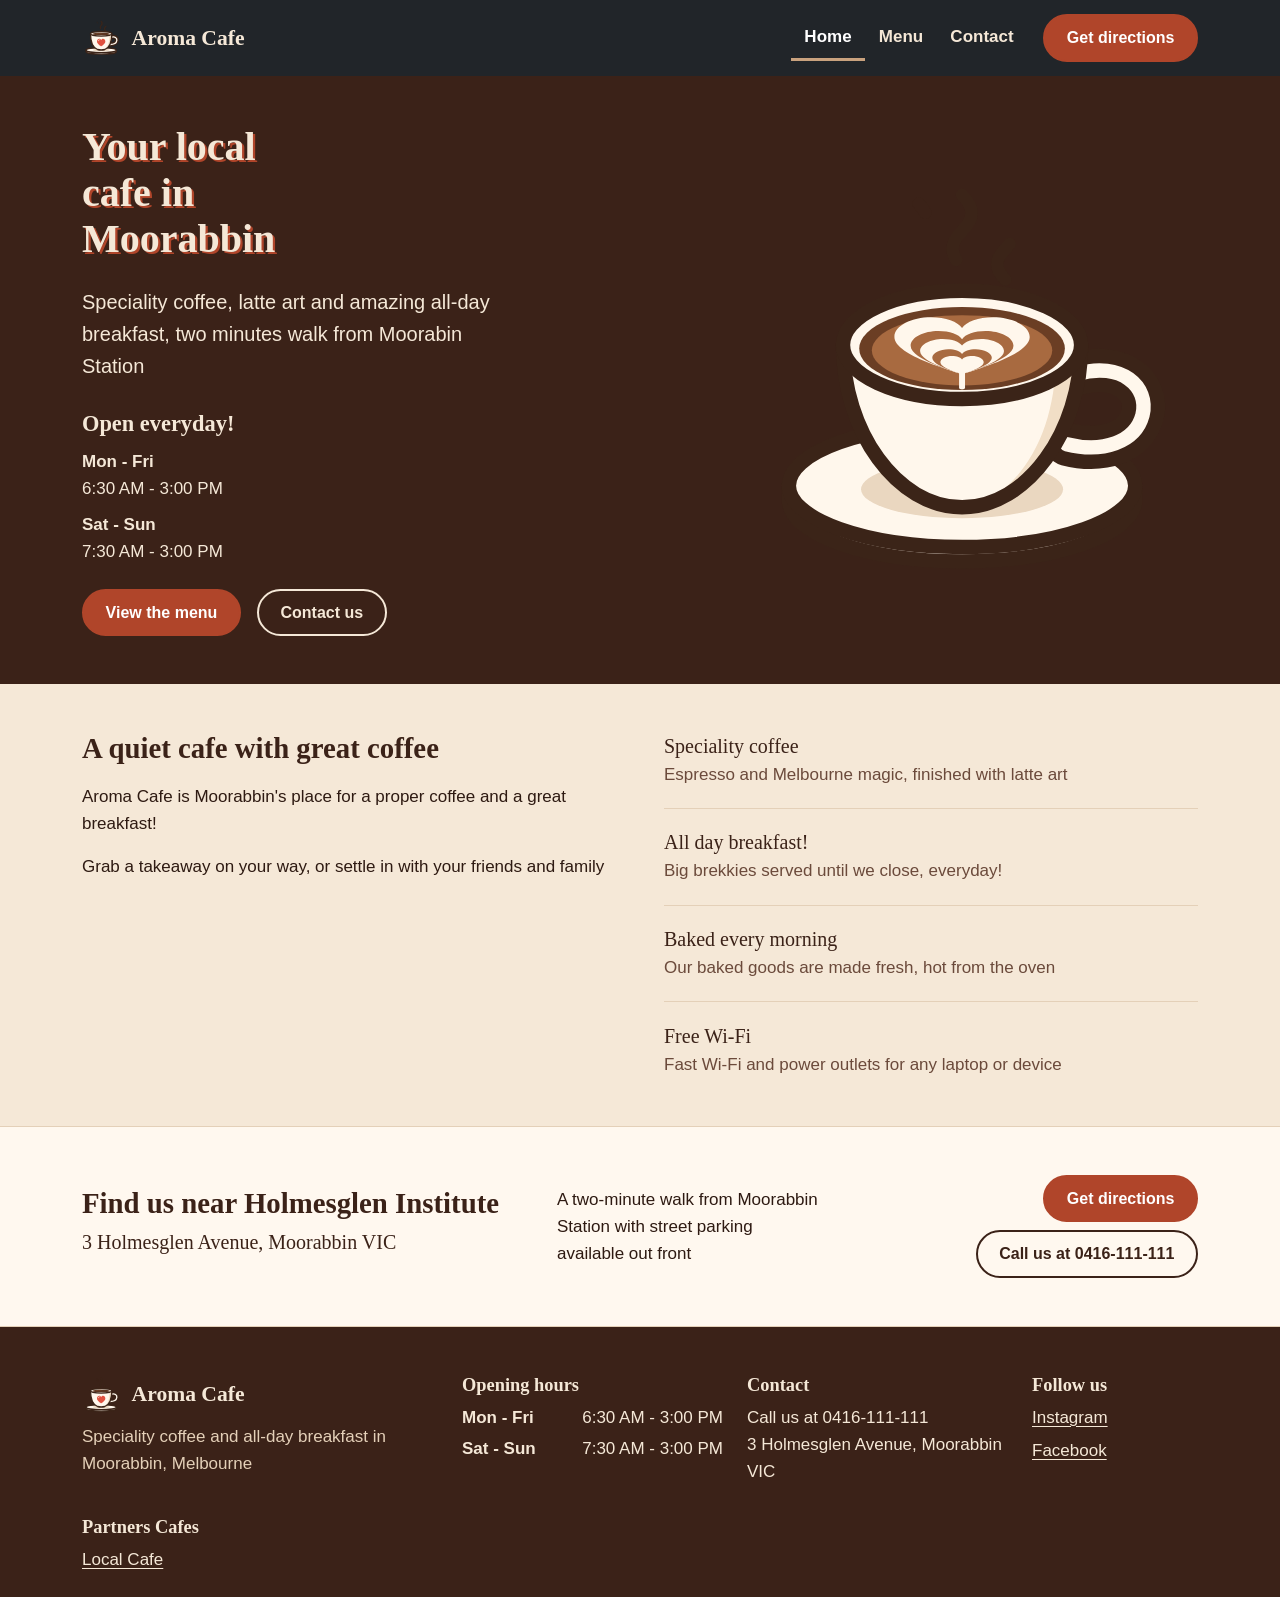
<file: index.html>
<!DOCTYPE html>
<html lang="en">
<head>
    <script async src="https://www.googletagmanager.com/gtm.js?id=GTM-TJMK269M"></script>
<script>
  window.dataLayer = window.dataLayer || [];
  function gtag(){dataLayer.push(arguments);}
  gtag('js', new Date());
</script>
    <meta charset="UTF-8">
    <meta name="viewport" content="width=device-width, initial-scale=1.0">
    <title>Aroma | Local cafe in Moorabbin</title>
    <link href="https://cdn.jsdelivr.net/npm/bootstrap@5.2.3/dist/css/bootstrap.min.css" rel="stylesheet" integrity="sha384-rbsA2VBKQhggwzxH7pPCaAqO46MgnOM80zW1RWuH61DGLwZJEdK2Kadq2F9CUG65" crossorigin="anonymous"> 
    <link rel="stylesheet" href="css/styles.css">
</head>

<body>
    <header class="site-header">
        <nav class="navbar navbar-expand-md navbar-dark bg-dark" aria-label="Main">
            <div class="container">
                <a class="navbar-brand brand" href="index.html">
                    <img src="images/coffee-heart-logo.svg" alt="Logo coffee cup" width="40" height="40">
                    <span>Aroma Cafe</span>
                </a>
                <a class="btn btn-primary header-cta order-md-last ms-auto ms-md-3" href="contact.html">Get directions</a>
                <button class="navbar-toggler ms-2" type="button" data-bs-toggle="collapse" data-bs-target="#main-nav" aria-controls="main-nav" aria-expanded="false" aria-label="Toggle navigation">
                    <span class="navbar-toggler-icon"></span>
                </button>
                <div class="collapse navbar-collapse" id="main-nav">
                    <ul class="navbar-nav ms-md-auto">
                        <li class="nav-item"><a class="nav-link active" href="index.html">Home</a></li>
                        <li class="nav-item"><a class="nav-link" href="menu.html">Menu</a></li>
                        <li class="nav-item"><a class="nav-link" href="contact.html">Contact</a></li>
                    </ul>
                </div>
            </div>
        </nav>
    </header>

    <main id="main">
        <section class="hero" aria-labelledby="hero-title">
            <div class="container">
                <div class="row align-items-center gy-5">
                    <div class="col-lg-7">
                        <h1 id="hero-title">Your local cafe in Moorabbin</h1>
                        <p class="lede">Speciality coffee, latte art and amazing all-day 
                            breakfast, two minutes walk from Moorabin Station</p>
                        
                        <p class="door-sign-title mt-4">Open everyday!</p>
                        <dl class="mb-4">
                            <div>
                                <dt>Mon - Fri</dt>
                                <dd>6:30 AM - 3:00 PM</dd>
                            </div>
                            <div>
                                <dt>Sat - Sun</dt>
                                <dd>7:30 AM - 3:00 PM</dd>
                            </div>
                        </dl>

                        <div class="d-flex flex-wrap gap-3">
                            <a class="btn btn-primary" href="menu.html">View the menu</a>
                            <a class="btn btn-outline-light" href="contact.html">Contact us</a>
                        </div>
                    </div>
                    <div class="col-lg-5">
                        <figure class="hero-art">
                            <img src="images/BigLogo.svg" alt="flat white with latte art,
                             served at Aroma Cafe in Moorabbin">
                        </figure>
                    </div>
                </div>
            </div>
        </section>

        <section class="section about" aria-labelledby="about-title">
            <div class="container">
                <div class="row g-5">
                    <div class="col-md-6">
                        <h2 id="about-title">A quiet cafe with great coffee</h2>
                        <p>Aroma Cafe is Moorabbin's place for a proper coffee and a great breakfast!</p>
                        <p>Grab a takeaway on your way, or settle in with your friends and family</p>
                    </div>
                    <div class="col-md-6">
                        <ul class="known-for">
                            <li>
                                <h3>Speciality coffee</h3>
                                <p>Espresso and Melbourne magic, finished with latte art</p>
                            </li>
                            <li>
                                <h3>All day breakfast!</h3>
                                <p>Big brekkies served until we close, everyday!</p>
                            </li>
                            <li>
                                <h3>Baked every morning</h3>
                                <p>Our baked goods are made fresh, hot from the oven</p>
                            </li>
                            <li>
                                <h3>Free Wi-Fi</h3>
                                <p>Fast Wi-Fi and power outlets for any laptop or device</p>
                            </li>
                        </ul>
                    </div>
                </div>
            </div>
        </section>

        <section class="section visit" aria-labelledby="visit-title">
            <div class="container">
                <div class="row align-items-center g-4">
                    <div class="col-lg-5">
                        <h2 id="visit-title">Find us near Holmesglen Institute</h2>
                        <h3>3 Holmesglen Avenue, Moorabbin VIC</h3>
                    </div>
                    <div class="col-lg-3">
                        <p class="mb-0">A two-minute walk from Moorabbin Station with street parking available out front</p>
                    </div>
                    <div class="col-lg-4 d-flex flex-wrap gap-2 justify-content-lg-end">
                        <a class="btn btn-primary" href="contact.html">Get directions</a>
                        <a class="btn btn-outline-dark" href="tel:0416111111">Call us at 0416-111-111</a>
                    </div>
                </div>
            </div>
        </section>
    </main>

    <footer class="site-footer">
        <div class="container">
            <div class="row g-4">
                <div class="col-md-6 col-lg-4 footer-brand">
                    <a class="brand" href="index.html">
                        <img src="images/coffee-heart-logo.svg" alt="logo coffee image" width="40" height="40">
                        <span>Aroma Cafe</span>
                    </a>
                    <p>Speciality coffee and all-day breakfast in Moorabbin, Melbourne</p>
                </div>
                <section class="col-md-6 col-lg-3 footer-hours" aria-labelledby="footer-hours-title">
                    <h2 id="footer-hours-title">Opening hours</h2>
                    <dl>
                        <div>
                            <dt>Mon - Fri</dt>
                            <dd>6:30 AM - 3:00 PM</dd>
                        </div>
                        <div>
                            <dt>Sat - Sun</dt>
                            <dd>7:30 AM - 3:00 PM</dd>
                        </div>
                    </dl>
                </section>
                <section class="col-md-6 col-lg-3" aria-labelledby="footer-contact-title">
                    <h2 id="footer-contact-title">Contact</h2>
                    <p class="footer-links">Call us at 0416-111-111</p>
                    <p class="footer-links">3 Holmesglen Avenue, Moorabbin VIC</p>
                </section>
                <section class="col-md-6 col-lg-2" aria-labelledby="footer-follow-title">
                    <h2 id="footer-follow-title">Follow us</h2>
                    <ul class="footer-links">
                        <li><a href="https://www.instagram.com">Instagram</a></li>
                        <li><a href="https://www.facebook.com">Facebook</a></li>
                    </ul>
                </section>
                  <section class="col-md-6 col-lg-2" aria-labelledby="footer-follow-title">
                    <h2 id="footer-follow-title">Partners Cafes</h2>
                    <ul class="footer-links">
                        <li><a href="https://mzakl.github.io/local-cafe/index.html">Local Cafe</a></li>
                    </ul>
                </section>
            </div>
        </div>
    </footer>

    <script src="https://cdn.jsdelivr.net/npm/bootstrap@5.2.3/dist/js/bootstrap.bundle.min.js" integrity="sha384-kenU1KFdBIe4zVF0s0G1M5b4hcpxyD9F7jL+jjXkk+Q2h455rYXK/7HAuoJl+0I4" crossorigin="anonymous"></script> 
</body>
</html>
</file>
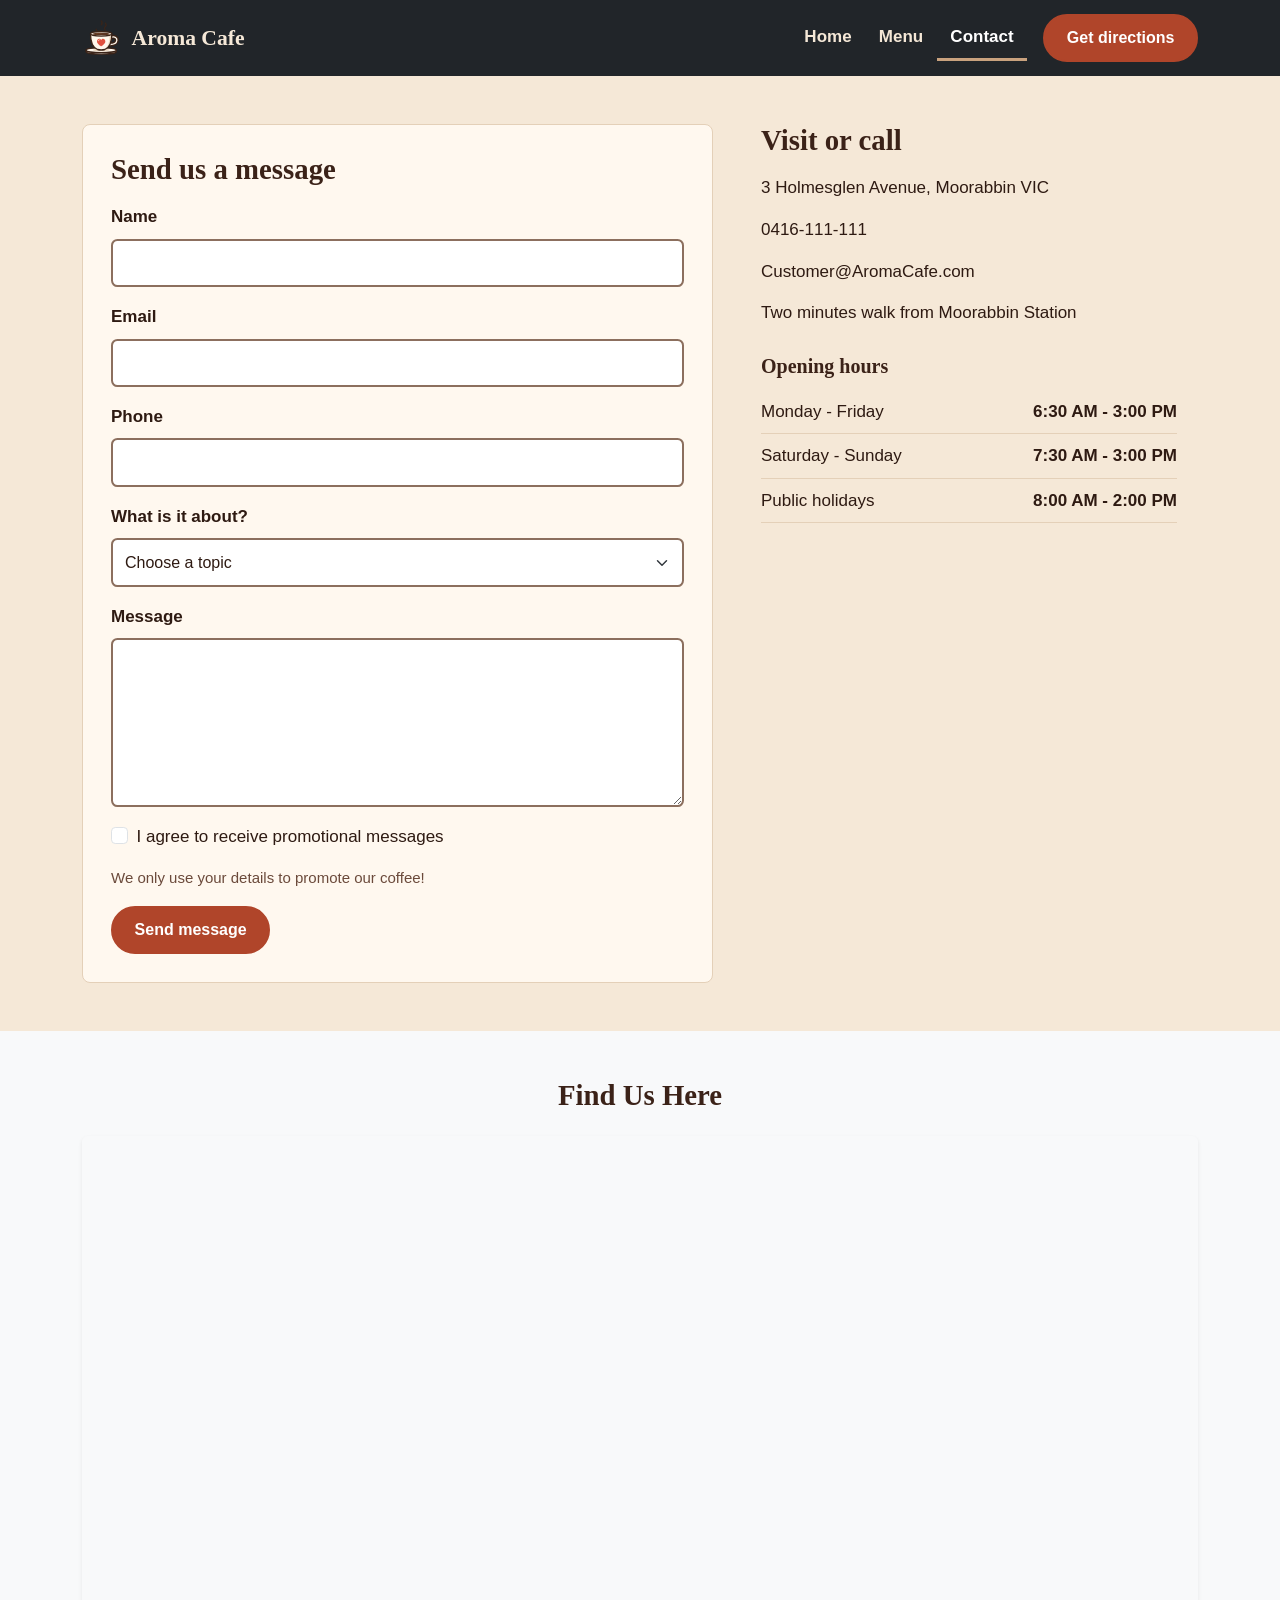
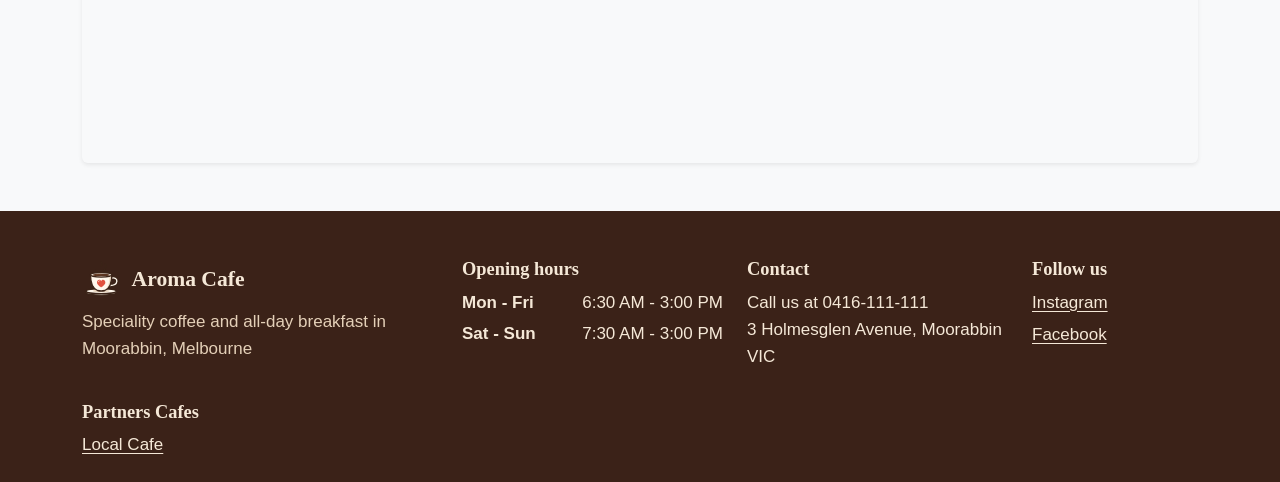
<file: contact.html>
<!DOCTYPE html>
<html lang="en">
<head>
    <script async src="https://www.googletagmanager.com/gtm.js?id=GTM-TJMK269M"></script>
<script>
  window.dataLayer = window.dataLayer || [];
  function gtag(){dataLayer.push(arguments);}
  gtag('js', new Date());
</script>
    <meta charset="UTF-8">
    <meta name="viewport" content="width=device-width, initial-scale=1.0">
    <title>Contact Us | Opening hours & Map</title>
    <link href="https://cdn.jsdelivr.net/npm/bootstrap@5.2.3/dist/css/bootstrap.min.css" rel="stylesheet" integrity="sha384-rbsA2VBKQhggwzxH7pPCaAqO46MgnOM80zW1RWuH61DGLwZJEdK2Kadq2F9CUG65" crossorigin="anonymous"> 
    <link rel="stylesheet" href="css/styles.css">
</head>
<body>
    <header class="site-header">
        <nav class="navbar navbar-expand-md navbar-dark bg-dark" aria-label="Main">
            <div class="container">
                <a class="navbar-brand brand" href="index.html">
                    <img src="images/coffee-heart-logo.svg" alt="Logo coffee cup" width="40" height="40">
                    <span>Aroma Cafe</span>
                </a>
                <a class="btn btn-primary header-cta order-md-last ms-auto ms-md-3" href="contact.html">Get directions</a>
                <button class="navbar-toggler ms-2" type="button" data-bs-toggle="collapse" data-bs-target="#main-nav" aria-controls="main-nav" aria-expanded="false" aria-label="Toggle navigation">
                    <span class="navbar-toggler-icon"></span>
                </button>
                <div class="collapse navbar-collapse" id="main-nav">
                    <ul class="navbar-nav ms-md-auto">
                        <li class="nav-item"><a class="nav-link" href="index.html">Home</a></li>
                        <li class="nav-item"><a class="nav-link" href="menu.html">Menu</a></li>
                        <li class="nav-item"><a class="nav-link active" href="contact.html">Contact</a></li>
                    </ul>
                </div>
            </div>
        </nav>
    </header>

    <main id="main">
        <div class="container contact-wrap">
            <div class="row g-5">
                <section class="col-lg-7" aria-labelledby="form-title">
                    <div class="form-panel">
                        <h2 id="form-title">Send us a message</h2>
                        <form>
                            <div class="mb-3">
                                <label class="form-label" for="name">Name</label>
                                <input class="form-control" id="name" name="name" type="text" required>
                            </div>
                            <div class="mb-3">
                                <label class="form-label" for="email">Email</label>
                                <input class="form-control" id="email" name="email" type="email" required>
                            </div>
                            <div class="mb-3">
                                <label class="form-label" for="phone">Phone</label>
                                <input class="form-control" id="phone" name="phone" required>
                            </div>
                            <div class="mb-3">
                                <label class="form-label" for="topic">What is it about?</label>
                                <select class="form-select" id="topic" name="topic" required>
                                    <option value="">Choose a topic</option>
                                    <option>General</option>
                                    <option>Booking</option>
                                    <option>Catering</option>
                                    <option>Complaint</option>
                                    <option>Feedback</option>
                                </select>
                            </div>
                            <div class="mb-3">
                                <label class="form-label" for="message">Message</label>
                                <textarea class="form-control" id="message" name="message" rows="6" required></textarea>
                            </div>
                            <div class="form-check mb-3">
                                <input class="form-check-input" id="consent" name="consent" type="checkbox" value="yes" required>
                                <label class="form-check-label" for="consent">I agree to receive promotional messages</label>
                            </div>
                            <p class="form-text">We only use your details to promote our coffee!</p>
                            <button class="btn btn-primary" type="submit">Send message</button>
                        </form>
                    </div>
                </section>
                <section class="col-lg-5 contact-details" aria-labelledby="details-title">
                    <h2 id="details-title">Visit or call</h2>
                    <ul class="contact-list">
                        <li>3 Holmesglen Avenue, Moorabbin VIC</li>
                        <li>0416-111-111</li>
                        <li>Customer@AromaCafe.com</li>
                        <li>Two minutes walk from Moorabbin Station</li>
                    </ul>
                    <table class="hours">
                        <caption>Opening hours</caption>
                        <tbody>
                            <tr>
                                <th scope="row">Monday - Friday</th>
                                <td>6:30 AM - 3:00 PM</td>
                            </tr>
                            <tr>
                                <th scope="row">Saturday - Sunday</th>
                                <td>7:30 AM - 3:00 PM</td>
                            </tr>
                            <tr>
                                <th scope="row">Public holidays</th>
                                <td>8:00 AM - 2:00 PM</td>
                            </tr>
                        </tbody>
                    </table>
                </section>
            </div>
        </div>
    </main>
    <section class="map-section py-5 bg-light" aria-labelledby="map-title">
        <div class="container">
            <h2 id="map-title" class="mb-4 text-center">Find Us Here</h2>
            <div class="ratio ratio-16x9 rounded shadow-sm overflow-hidden">
                <iframe 
                src="https://www.google.com/maps/embed?pb=!1m18!1m12!1m3!1d3146.7165561161314!2d145.04802334089112!3d-37.93705167206253!2m3!1f0!2f0!3f0!3m2!1i1024!2i768!4f13.1!3m3!1m2!1s0x6ad66d8a7707e59d%3A0x4eaf69b9bc8957d9!2sHolmesglen%20Institute!5e0!3m2!1sen!2sau!4v1794394509142!5m2!1sen!2sau"
                width="600"
                height="450"
                style="border:0;"
                allowfulscreen=""
                loading="lazy"
                referrerpolicy="no-referrer-when-downgrade"
                title="Aroma cafe location map">
            </iframe>
            </div>
        </div>
    </section>
    <footer class="site-footer">
        <div class="container">
            <div class="row g-4">
                <div class="col-md-6 col-lg-4 footer-brand">
                    <a class="brand" href="index.html">
                        <img src="images/coffee-heart-logo.svg" alt="logo coffee image" width="40" height="40">
                        <span>Aroma Cafe</span>
                    </a>
                    <p>Speciality coffee and all-day breakfast in Moorabbin, Melbourne</p>
                </div>
                <section class="col-md-6 col-lg-3 footer-hours" aria-labelledby="footer-hours-title">
                    <h2 id="footer-hours-title">Opening hours</h2>
                    <dl>
                        <div>
                            <dt>Mon - Fri</dt>
                            <dd>6:30 AM - 3:00 PM</dd>
                        </div>
                        <div>
                            <dt>Sat - Sun</dt>
                            <dd>7:30 AM - 3:00 PM</dd>
                        </div>
                    </dl>
                </section>
                <section class="col-md-6 col-lg-3" aria-labelledby="footer-contact-title">
                    <h2 id="footer-contact-title">Contact</h2>
                    <p class="footer-links">Call us at 0416-111-111</p>
                    <p class="footer-links">3 Holmesglen Avenue, Moorabbin VIC</p>
                </section>
                <section class="col-md-6 col-lg-2" aria-labelledby="footer-follow-title">
                    <h2 id="footer-follow-title">Follow us</h2>
                    <ul class="footer-links">
                        <li><a href="https://www.instagram.com">Instagram</a></li>
                        <li><a href="https://www.facebook.com">Facebook</a></li>
                    </ul>
                </section>
                  <section class="col-md-6 col-lg-2" aria-labelledby="footer-follow-title">
                    <h2 id="footer-follow-title">Partners Cafes</h2>
                    <ul class="footer-links">
                        <li><a href="https://mzakl.github.io/local-cafe/index.html">Local Cafe</a></li>
                    </ul>
                </section>
            </div>
        </div>
    </footer>

    <script src="https://cdn.jsdelivr.net/npm/bootstrap@5.2.3/dist/js/bootstrap.bundle.min.js" integrity="sha384-kenU1KFdBIe4zVF0s0G1M5b4hcpxyD9F7jL+jjXkk+Q2h455rYXK/7HAuoJl+0I4" crossorigin="anonymous"></script> 
</body>
</html>
</file>
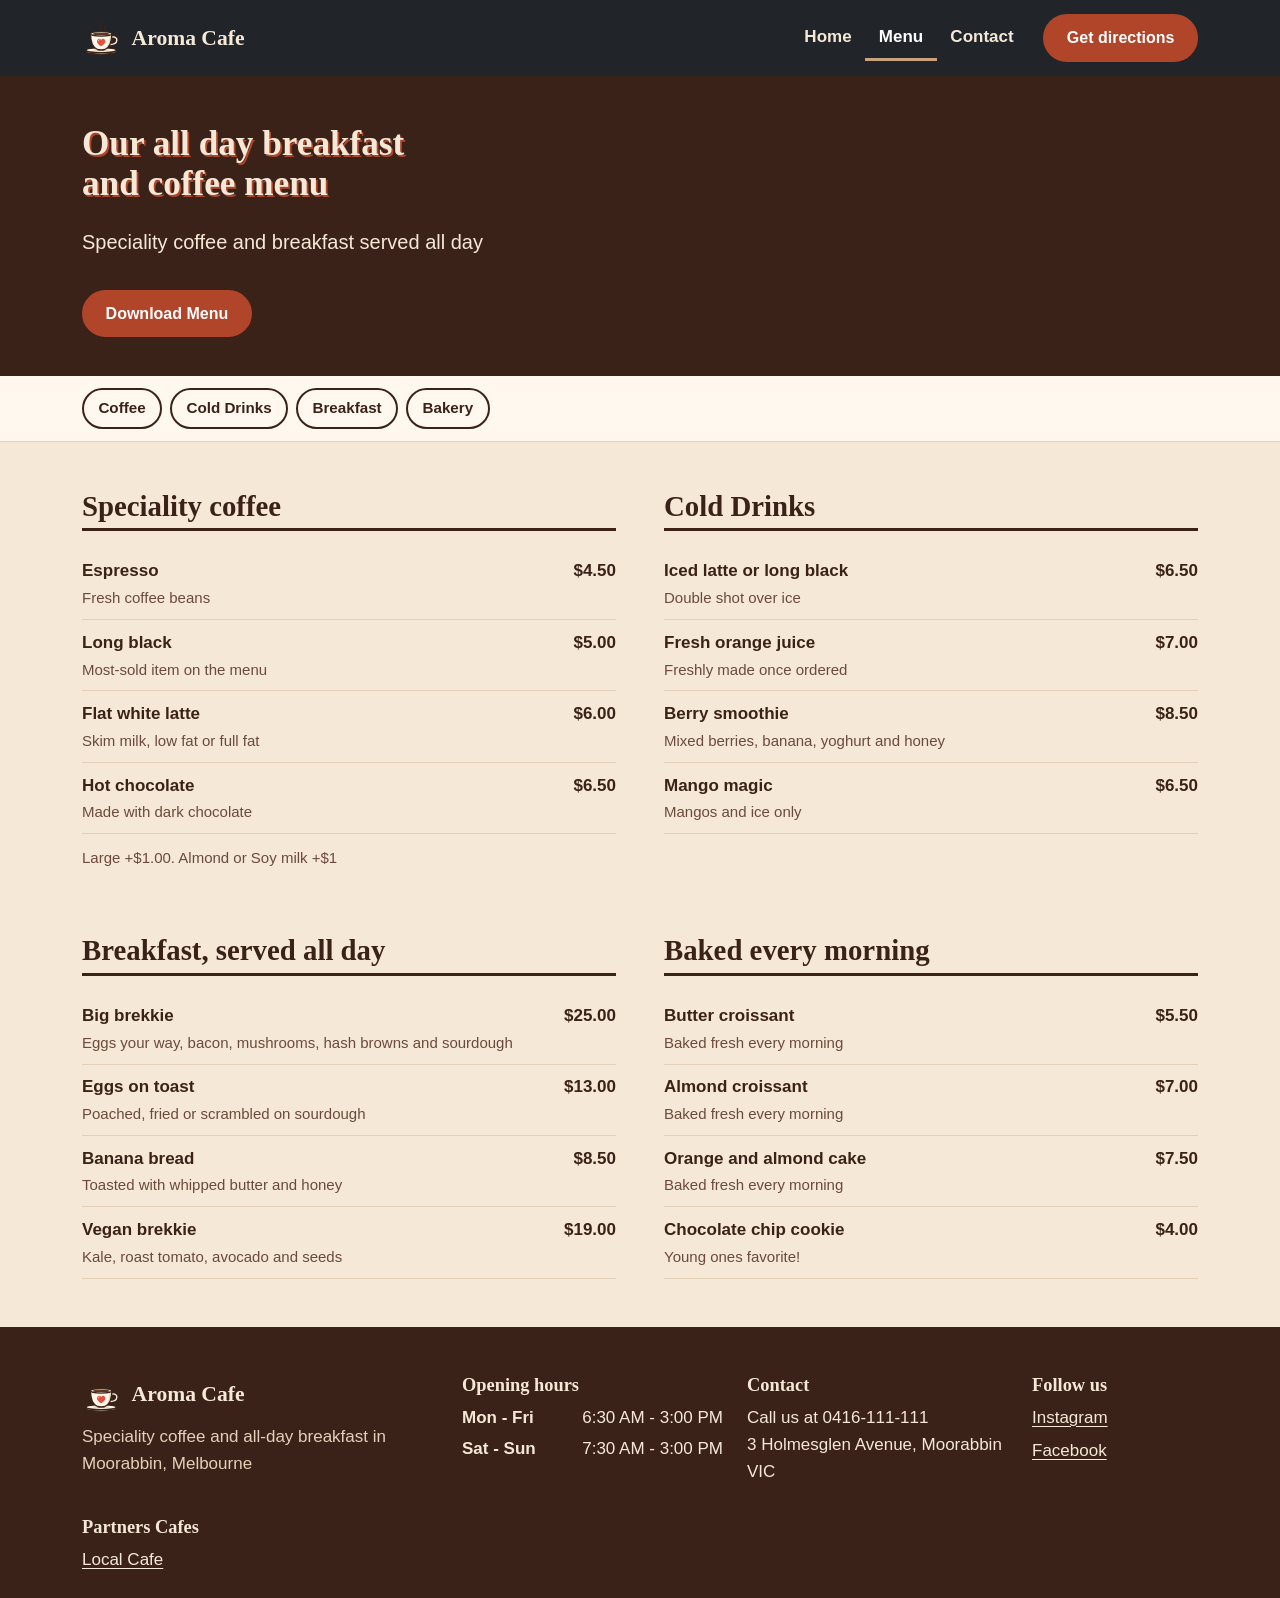
<file: menu.html>
<!DOCTYPE html>
<html lang="en">
<head>
    <script async src="https://www.googletagmanager.com/gtm.js?id=GTM-TJMK269M"></script>
<script>
  window.dataLayer = window.dataLayer || [];
  function gtag(){dataLayer.push(arguments);}
  gtag('js', new Date());
</script>
    <meta charset="UTF-8">
    <meta name="viewport" content="width=device-width, initial-scale=1.0">
    <title>Menu | All-day breakfast & Coffee in Moorabbin</title>
    <link href="https://cdn.jsdelivr.net/npm/bootstrap@5.2.3/dist/css/bootstrap.min.css" rel="stylesheet" integrity="sha384-rbsA2VBKQhggwzxH7pPCaAqO46MgnOM80zW1RWuH61DGLwZJEdK2Kadq2F9CUG65" crossorigin="anonymous"> 
    <link rel="stylesheet" href="css/styles.css">
</head>
<body>
    <header class="site-header">
        <nav class="navbar navbar-expand-md navbar-dark bg-dark" aria-label="Main">
            <div class="container">
                <a class="navbar-brand brand" href="index.html">
                    <img src="images/coffee-heart-logo.svg" alt="Logo coffee cup" width="40" height="40">
                    <span>Aroma Cafe</span>
                </a>
                <a class="btn btn-primary header-cta order-md-last ms-auto ms-md-3" href="contact.html">Get directions</a>
                <button class="navbar-toggler ms-2" type="button" data-bs-toggle="collapse" data-bs-target="#main-nav" aria-controls="main-nav" aria-expanded="false" aria-label="Toggle navigation">
                    <span class="navbar-toggler-icon"></span>
                </button>
                <div class="collapse navbar-collapse" id="main-nav">
                    <ul class="navbar-nav ms-md-auto">
                        <li class="nav-item"><a class="nav-link" href="index.html">Home</a></li>
                        <li class="nav-item"><a class="nav-link active" href="menu.html">Menu</a></li>
                        <li class="nav-item"><a class="nav-link" href="contact.html">Contact</a></li>
                    </ul>
                </div>
            </div>
        </nav>
    </header>

    <main id="main">
        <header class="page-header">
            <div class="container">
                <h1>Our all day breakfast and coffee menu</h1>
                <p>Speciality coffee and breakfast served all day</p>
                <a href="downloads/Aroma Menu.txt" class="btn btn-primary mt-3" download>Download Menu</a>
            </div>
        </header>

        <nav class="menu-jump sticky-top" aria-label="Menu section">
            <div class="container">
                <ul class="nav gap-2">
                    <li class="nav-item"><a class="nav-link" href="#coffee">Coffee</a></li>
                    <li class="nav-item"><a class="nav-link" href="#drinks">Cold Drinks</a></li>
                    <li class="nav-item"><a class="nav-link" href="#breakfast">Breakfast</a></li>
                    <li class="nav-item"><a class="nav-link" href="#bakery">Bakery</a></li>
                </ul>
            </div>
        </nav>

        <div class="container menu-wrap">
            <div class="row row-cols-1 row-cols-lg-2 g-5">
                
                <!-- Coffee Section -->
                <section class="col menu-section" id="coffee" aria-labelledby="coffee-title">
                    <h2 id="coffee-title">Speciality coffee</h2>
                    <div class="menu-list">
                        <div class="menu-item">
                            <span class="menu-name">Espresso</span>
                            <span class="price">$4.50</span>
                            <p class="desc">Fresh coffee beans</p>
                        </div>
                        <div class="menu-item">
                            <span class="menu-name">Long black</span>
                            <span class="price">$5.00</span>
                            <p class="desc">Most-sold item on the menu</p>
                        </div>
                        <div class="menu-item">
                            <span class="menu-name">Flat white latte</span>
                            <span class="price">$6.00</span>
                            <p class="desc">Skim milk, low fat or full fat</p>
                        </div>
                        <div class="menu-item">
                            <span class="menu-name">Hot chocolate</span>
                            <span class="price">$6.50</span>
                            <p class="desc">Made with dark chocolate</p>
                        </div>
                    </div>
                    <p class="menu-note">Large +$1.00. Almond or Soy milk +$1</p>
                </section>

                <!-- Cold Drinks Section -->
                <section class="col menu-section" id="drinks" aria-labelledby="drinks-title">
                    <h2 id="drinks-title">Cold Drinks</h2>
                    <div class="menu-list">
                        <div class="menu-item">
                            <span class="menu-name">Iced latte or long black</span>
                            <span class="price">$6.50</span>
                            <p class="desc">Double shot over ice</p>
                        </div>
                        <div class="menu-item">
                            <span class="menu-name">Fresh orange juice</span>
                            <span class="price">$7.00</span>
                            <p class="desc">Freshly made once ordered</p>
                        </div>
                        <div class="menu-item">
                            <span class="menu-name">Berry smoothie</span>
                            <span class="price">$8.50</span>
                            <p class="desc">Mixed berries, banana, yoghurt and honey</p>
                        </div>
                        <div class="menu-item">
                            <span class="menu-name">Mango magic</span>
                            <span class="price">$6.50</span>
                            <p class="desc">Mangos and ice only</p>
                        </div>
                    </div>
                </section>

                <!-- Breakfast Section -->
                <section class="col menu-section" id="breakfast" aria-labelledby="breakfast-title">
                    <h2 id="breakfast-title">Breakfast, served all day</h2>
                    <div class="menu-list">
                        <div class="menu-item">
                            <span class="menu-name">Big brekkie</span>
                            <span class="price">$25.00</span>
                            <p class="desc">Eggs your way, bacon, mushrooms, hash browns and sourdough</p>
                        </div>
                        <div class="menu-item">
                            <span class="menu-name">Eggs on toast</span>
                            <span class="price">$13.00</span>
                            <p class="desc">Poached, fried or scrambled on sourdough</p>
                        </div>
                        <div class="menu-item">
                            <span class="menu-name">Banana bread</span>
                            <span class="price">$8.50</span>
                            <p class="desc">Toasted with whipped butter and honey</p>
                        </div>
                        <div class="menu-item">
                            <span class="menu-name">Vegan brekkie</span>
                            <span class="price">$19.00</span>
                            <p class="desc">Kale, roast tomato, avocado and seeds</p>
                        </div>
                    </div>
                </section>

                <!-- Bakery Section -->
                <section class="col menu-section" id="bakery" aria-labelledby="bakery-title">
                    <h2 id="bakery-title">Baked every morning</h2>
                    <div class="menu-list">
                        <div class="menu-item">
                            <span class="menu-name">Butter croissant</span>
                            <span class="price">$5.50</span>
                            <p class="desc">Baked fresh every morning</p>
                        </div>
                        <div class="menu-item">
                            <span class="menu-name">Almond croissant</span>
                            <span class="price">$7.00</span>
                            <p class="desc">Baked fresh every morning</p>
                        </div>
                        <div class="menu-item">
                            <span class="menu-name">Orange and almond cake</span>
                            <span class="price">$7.50</span>
                            <p class="desc">Baked fresh every morning</p>
                        </div>
                        <div class="menu-item">
                            <span class="menu-name">Chocolate chip cookie</span>
                            <span class="price">$4.00</span>
                            <p class="desc">Young ones favorite!</p>
                        </div>
                    </div>
                </section>

            </div>
        </div>
    </main>

    <footer class="site-footer">
        <div class="container">
            <div class="row g-4">
                <div class="col-md-6 col-lg-4 footer-brand">
                    <a class="brand" href="index.html">
                        <img src="images/coffee-heart-logo.svg" alt="logo coffee image" width="40" height="40">
                        <span>Aroma Cafe</span>
                    </a>
                    <p>Speciality coffee and all-day breakfast in Moorabbin, Melbourne</p>
                </div>
                <section class="col-md-6 col-lg-3 footer-hours" aria-labelledby="footer-hours-title">
                    <h2 id="footer-hours-title">Opening hours</h2>
                    <dl>
                        <div>
                            <dt>Mon - Fri</dt>
                            <dd>6:30 AM - 3:00 PM</dd>
                        </div>
                        <div>
                            <dt>Sat - Sun</dt>
                            <dd>7:30 AM - 3:00 PM</dd>
                        </div>
                    </dl>
                </section>
                <section class="col-md-6 col-lg-3" aria-labelledby="footer-contact-title">
                    <h2 id="footer-contact-title">Contact</h2>
                    <p class="footer-links">Call us at 0416-111-111</p>
                    <p class="footer-links">3 Holmesglen Avenue, Moorabbin VIC</p>
                </section>
                <section class="col-md-6 col-lg-2" aria-labelledby="footer-follow-title">
                    <h2 id="footer-follow-title">Follow us</h2>
                    <ul class="footer-links">
                        <li><a href="https://www.instagram.com">Instagram</a></li>
                        <li><a href="https://www.facebook.com">Facebook</a></li>
                    </ul>
                </section>
                  <section class="col-md-6 col-lg-2" aria-labelledby="footer-follow-title">
                    <h2 id="footer-follow-title">Partners Cafes</h2>
                    <ul class="footer-links">
                        <li><a href="https://mzakl.github.io/local-cafe/index.html">Local Cafe</a></li>
                    </ul>
                </section>
            </div>
        </div>
    </footer>

    <script src="https://cdn.jsdelivr.net/npm/bootstrap@5.2.3/dist/js/bootstrap.bundle.min.js" integrity="sha384-kenU1KFdBIe4zVF0s0G1M5b4hcpxyD9F7jL+jjXkk+Q2h455rYXK/7HAuoJl+0I4" crossorigin="anonymous"></script> 
</body>
</html>
</file>
<file: css/styles.css>
:root {
  --cream: #F5E8D7;
  --coffee: #3B2218;
  --red1: #B0452A;
  --red2: #9A3A22;
  --milk: #FFF8EF;
  --roast: #6B4A3B;
  --foam: #E4D0B8;
  --latte: #C9A27E;
  --ink: #2E1A12;
  --error: #A4231B;

  --font-display: "Corben", Georgia, "Times New Roman", serif;
  --font-body: "Figtree", "Segoe UI", Arial, sans-serif;
}

/*  Base  */
body {
  background-color: var(--cream);
  color: var(--ink);
  font-family: var(--font-body);
  font-size: 1.0625rem;
  line-height: 1.6;
  margin: 0;
}

h1,
h2,
h3 {
  margin: 0 0 0.6em;
  color: var(--coffee);
  font-family: var(--font-display);
  line-height: 1.15;
}

h1 {
  font-size: 2.5rem;
  font-weight: 700;
}

h2 {
  font-size: 1.8rem;
  font-weight: 700;
}

h3 {
  font-size: 1.25rem;
  font-weight: 400;
}

p {
  max-width: 65ch;
}

a {
  color: var(--red2);
  text-decoration-thickness: 0.08em;
  text-underline-offset: 0.18em;
}

a:hover {
  color: #7E2F1B;
  text-decoration-thickness: 0.16em;
}

.icon {
  width: 1.5rem;
  height: 1.5rem;
  flex: none;
}

.section {
  padding-block: 3rem;
}

/*  Buttons  */
.btn {
  --bs-btn-padding-x: 1.35rem;
  --bs-btn-padding-y: 0.75rem;
  --bs-btn-font-size: 1rem;
  --bs-btn-font-weight: 700;
  --bs-btn-line-height: 1.2;
  --bs-btn-border-width: 2px;
  --bs-btn-border-radius: 999px;
  display: inline-flex;
  align-items: center;
  gap: 0.5rem;
}

.btn-primary {
  --bs-btn-color: #FFFFFF;
  --bs-btn-bg: var(--red1);
  --bs-btn-border-color: var(--red1);
  --bs-btn-hover-color: #FFFFFF;
  --bs-btn-hover-bg: var(--red2);
  --bs-btn-hover-border-color: var(--red2);
  --bs-btn-active-color: #FFFFFF;
  --bs-btn-active-bg: #7E2F1B;
  --bs-btn-active-border-color: #7E2F1B;
}

.btn-outline-light {
  --bs-btn-color: var(--cream);
  --bs-btn-border-color: var(--cream);
  --bs-btn-hover-color: var(--coffee);
  --bs-btn-hover-bg: var(--cream);
  --bs-btn-hover-border-color: var(--cream);
  --bs-btn-active-color: var(--coffee);
  --bs-btn-active-bg: var(--cream);
  --bs-btn-active-border-color: var(--cream);
}

.btn-outline-dark {
  --bs-btn-color: var(--coffee);
  --bs-btn-border-color: var(--coffee);
  --bs-btn-hover-color: var(--cream);
  --bs-btn-hover-bg: var(--coffee);
  --bs-btn-hover-border-color: var(--coffee);
  --bs-btn-active-color: var(--cream);
  --bs-btn-active-bg: var(--coffee);
  --bs-btn-active-border-color: var(--coffee);
}

/*  Header  */
.site-header {
  background-color: var(--coffee);
}

.site-header .navbar {
  --bs-navbar-padding-y: 0.9rem;
  --bs-navbar-color: var(--cream);
  --bs-navbar-hover-color: #FFFFFF;
  --bs-navbar-active-color: #FFFFFF;
  --bs-navbar-brand-color: var(--cream);
  --bs-navbar-brand-hover-color: #FFFFFF;
  --bs-navbar-nav-link-padding-x: 0.85rem;
  --bs-navbar-toggler-border-color: rgba(245, 232, 215, 0.45);
}

.brand {
  display: inline-flex;
  align-items: center;
  gap: 0.6rem;
  margin-right: 0;
  padding-block: 0;
  color: var(--cream);
  font-family: var(--font-display);
  font-size: 1.35rem;
  font-weight: 700;
  text-decoration: none;
}

.brand img {
  width: 2.5rem;
  height: 2.5rem;
}

.site-header .nav-link {
  border-bottom: 3px solid transparent;
  font-weight: 700;
}

.site-header .nav-link:hover {
  border-bottom-color: rgba(245, 232, 215, 0.5);
}

.site-header .nav-link.active {
  border-bottom-color: var(--latte);
}

@media (max-width: 767.98px) {
  .site-header .navbar {
    --bs-navbar-toggler-padding-x: 0.5rem;
  }

  .site-header .brand {
    gap: 0.5rem;
    font-size: 1.15rem;
  }

  .site-header .brand img {
    width: 2rem;
    height: 2rem;
  }

  .header-cta {
    --bs-btn-padding-x: 0.75rem;
    --bs-btn-padding-y: 0.45rem;
    --bs-btn-font-size: 0.9rem;
  }

  .site-header .navbar-collapse {
    margin-top: 0.75rem;
    border-top: 1px solid rgba(245, 232, 215, 0.2);
  }

  .site-header .nav-link {
    padding: 0.75rem 1rem;
    border-bottom: 0;
    border-left: 3px solid transparent;
  }

  .site-header .nav-link:hover {
    border-left-color: rgba(245, 232, 215, 0.5);
  }

  .site-header .nav-link.active {
    border-left-color: var(--latte);
  }
}

/* Home */
.hero {
  overflow: hidden;
  padding-block: 3rem;
  background-color: var(--coffee);
  color: var(--cream);
}

.hero h1 {
  max-width: 11ch;
  color: var(--cream);
  text-shadow: 0.055em 0.055em 0 var(--red1);
}

.lede {
  max-width: 40ch;
  font-size: 1.25rem;
}

.hero-art {
  margin: 0;
}

.hero-art img {
  display: block;
  width: min(80%, 30rem);
  height: auto;
  margin-inline: auto;
}

.door-sign-title {
  margin: 0 0 0.4rem;
  color: var(--cream);
  font-family: var(--font-display);
  font-size: 1.4rem;
  font-weight: 700;
}

.door-sign dl,
.footer-hours dl {
  display: grid;
  gap: 0.25rem;
  margin: 0;
}

.door-sign dl div,
.footer-hours dl div {
  display: flex;
  flex-wrap: wrap;
  justify-content: space-between;
  gap: 0 1rem;
}

.door-sign dt,
.door-sign dd,
.footer-hours dt,
.footer-hours dd {
  margin: 0;
  white-space: nowrap;
}

@media (min-width: 992px) {
  .hero-art img {
    width: 100%;
  }
}

/*About & Visit */
.known-for {
  display: grid;
  gap: 1.25rem;
  margin: 0;
  padding: 0;
  list-style: none;
}

.known-for li {
    padding-bottom: 1.25rem;
  border-bottom: 1px solid var(--foam);
}

.known-for li:last-child {
  padding-bottom: 0;
  border-bottom: 0;
}

.known-for .icon {
  grid-row: span 2;
  width: 3rem;
  height: 3rem;
  padding: 0.7rem;
  border-radius: 50%;
  background-color: var(--coffee);
  color: var(--cream);
}

.known-for h3 {
  margin: 0.15rem 0 0.2rem;
}

.known-for p {
  margin: 0;
  color: var(--roast);
}

.visit {
  border-block: 1px solid var(--foam);
  background-color: var(--milk);
}

.visit h2 {
  margin-bottom: 0.4em;
}

/*Menu&Contact*/
.page-header {
  padding-block: 3rem 2.4rem;
  background-color: var(--coffee);
  color: var(--cream);
}

.page-header h1 {
  max-width: 20ch;
  color: var(--cream);
  font-size: 2.2rem;
  text-shadow: 0.05em 0.05em 0 var(--red1);
}

.page-header p {
  max-width: 50ch;
  font-size: 1.25rem;
}

/*Menu page */
.menu-jump {
  border-bottom: 1px solid var(--foam);
  background-color: var(--milk);
}

.menu-jump .nav {
  flex-wrap: nowrap;
  padding-block: 0.75rem;
  overflow-x: auto;
}

.menu-jump .nav-link {
  padding: 0.4rem 0.9rem;
  border: 2px solid var(--coffee);
  border-radius: 999px;
  color: var(--coffee);
  font-size: 0.95rem;
  font-weight: 700;
  white-space: nowrap;
}

.menu-jump .nav-link:hover,
.menu-jump .nav-link:focus {
  background-color: var(--coffee);
  color: var(--cream);
}

.menu-wrap {
  padding-block: 3rem;
}

.menu-section {
  scroll-margin-top: 4.5rem;
}

.menu-section h2 {
  padding-bottom: 0.35rem;
  border-bottom: 3px solid var(--coffee);
}

.menu-list {
  margin: 0;
}
/* Menu Layout */
.menu-list {
  margin: 0;
}

.menu-item {
  display: flex;
  flex-wrap: wrap;
  justify-content: space-between;
  align-items: baseline;
  padding-block: 0.75rem;
  border-bottom: 1px solid var(--foam);
}

.menu-name {
  font-weight: 700;
  color: var(--coffee);
}

.menu-item .price {
  margin: 0;
  font-weight: 700;
  color: var(--coffee);
  font-variant-numeric: tabular-nums;
}

.menu-item .desc {
  width: 100%;
  margin: 0.2rem 0 0;
  color: var(--roast);
  font-size: 0.9375rem;
}
.menu-item {
  display: grid;
  grid-template-columns: 1fr auto;
  column-gap: 0.5rem;
  padding-block: 0.55rem;
}

.menu-item .price {
  margin: 0;
  font-weight: 700;
  font-variant-numeric: tabular-nums;
}

.menu-item .desc {
  grid-column: 1 / -1;
  max-width: 52ch;
  margin: 0.1rem 0 0;
  color: var(--roast);
  font-size: 0.9375rem;
}

.menu-note {
  margin-top: 0.75rem;
  color: var(--roast);
  font-size: 0.9375rem;
}

/*  Contact page  */
.contact-wrap {
  padding-block: 3rem;
}

.form-panel {
  padding: 1.75rem;
  border: 1px solid var(--foam);
  border-radius: 0.5rem;
  background-color: var(--milk);
}

.form-label {
  font-weight: 700;
}

.form-control,
.form-select {
  padding: 0.65rem 0.75rem;
  border: 2px solid #8C6F5E;
  border-radius: 0.4rem;
  color: var(--ink);
  font-size: 1rem;
}

.form-select {
  padding-right: 2.25rem;
}

.form-text {
  color: var(--roast);
  font-size: 0.9375rem;
}

.contact-list {
  display: grid;
  gap: 0.9rem;
  margin: 0 0 1.5rem;
  padding: 0;
  list-style: none;
}

.hours {
  width: 100%;
  max-width: 26rem;
  margin-bottom: 1.5rem;
  caption-side: top;
}

.hours caption {
  padding-top: 0;
  color: var(--coffee);
  font-family: var(--font-display);
  font-size: 1.25rem;
  font-weight: 700;
  text-align: left;
}

.hours th,
.hours td {
  padding: 0.5rem 0;
  border-bottom: 1px solid var(--foam);
}

.hours th {
  font-weight: 400;
}

.hours td {
  font-weight: 700;
  text-align: right;
}

/*  Footer  */
.site-footer {
  padding-block: 3rem 1.5rem;
  background-color: var(--coffee);
  color: var(--cream);
}

.site-footer h2 {
  margin-bottom: 0.5rem;
  color: var(--cream);
  font-size: 1.15rem;
}

.site-footer a {
  color: var(--cream);
}

.footer-brand .brand {
  margin-bottom: 0.5rem;
}

.footer-brand p {
  color: var(--foam);
}

.footer-hours dl {
  max-width: 17rem;
}

.footer-links {
  margin: 0;
  padding: 0;
  list-style: none;
}

.footer-links li + li {
  margin-top: 0.35rem;
}
</file>
